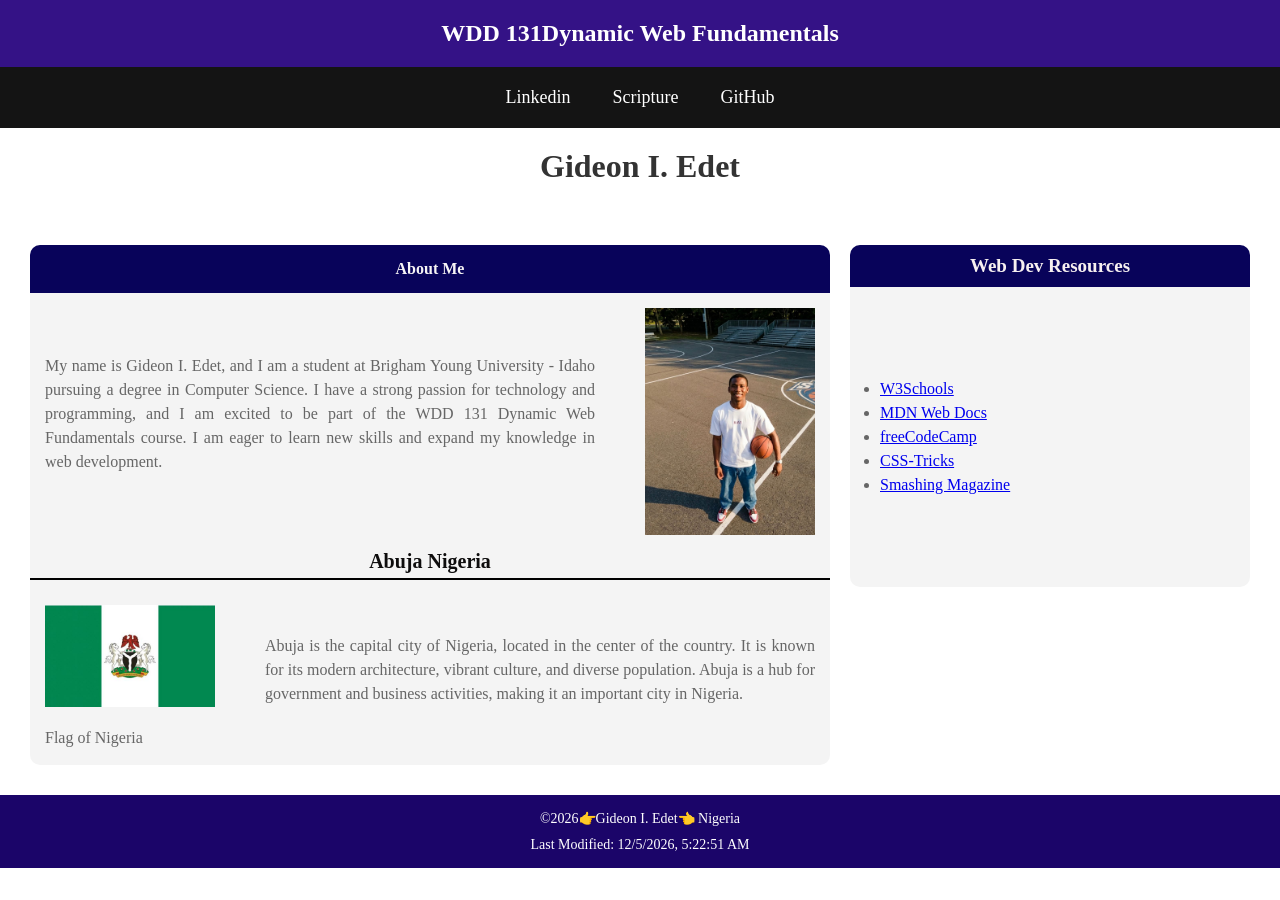
<file: week1/index.html>
<!DOCTYPE html>
<html lang="en">
<head>
    <meta charset="UTF-8">
    <meta name="viewport" content="width=device-width, initial-scale=1.0">
    <title>WDD 131 - Dynamic Web Fundamentals</title>
    <meta name="author" content="Gideon I. Edet">
    <meta name="description" content="This is my first webpage for WDD 131 Dynamic Web Fundamentals course. It includes information about me, my hometown, and some web development resources.">
    <link rel="stylesheet" href="../week1/styles/base.css">
    <script src="./scripts/getdates.js" defer></script>
    <!-- Google Fonts Preconnect -->
    <link rel="preconnect" href="https://fonts.googleapis.com">
    <link rel="preconnect" href="https://fonts.gstatic.com" crossorigin>

    <!-- Google Font -->
    <link href="https://fonts.googleapis.com/css2?family=Roboto:wght@400;700&display=swap" rel="stylesheet">

    
</head>

<body>
    <header>
        <h2>WDD 131<span id="course-title">Dynamic Web Fundamentals</span></h2>
</header>
      <nav>
        <a href="https://www.linkedin.com/in/gideon-edet-7b2b2b1b2/">Linkedin</a>
        <a href="https://www.churchofjesuschrist.org/study/scriptures/bofm/2-ne/25?lang=eng&id=p26#p26">Scripture</a>
        <a href="https://github.com/gideonedet20">GitHub</a>
     </nav>

    <h1>Gideon I. Edet</h1>
    <main>
        
        <section class="card">

            <h2>About Me</h2>
            
            <article>
                <p>My name is Gideon I. Edet, and I am a student at Brigham Young University - Idaho pursuing a degree in Computer Science. I have a strong passion for technology and programming, and I am excited to be part of the WDD 131 Dynamic Web Fundamentals course. I am eager to learn new skills and expand my knowledge in web development.</p>
                <img src="../week1/images/profile.jpeg" alt="Gideon I. Edet">
            </article>

            <h4> Abuja Nigeria</h4>

            <article>
                
                <div class="flag">
                    <img src="../week1/images/flag-500.jpg" alt="Flag of Nigeria">
                    <p>Flag of Nigeria</p>
                </div>
                <p>Abuja is the capital city of Nigeria, located in the center of the country. It is known for its modern architecture, vibrant culture, and diverse population. Abuja is a hub for government and business activities, making it an important city in Nigeria.</p>
                

            </article>

        </section>

        <section class="card">
            <h3>Web Dev Resources</h3>
            
                <ul>
                    <li><a href="https://www.w3schools.com/">W3Schools</a></li>
                    <li><a href="https://developer.mozilla.org/">MDN Web Docs</a></li>
                    <li><a href="https://www.freecodecamp.org/">freeCodeCamp</a></li>
                    <li><a href="https://css-tricks.com/">CSS-Tricks</a></li>
                    <li><a href="https://www.smashingmagazine.com/">Smashing Magazine</a></li>
                </ul>
            </div>
        
        </section>
        
    </main>
    
    
    <footer>
        <p>©<span id="current-year"></span>👉Gideon I. Edet👈 Nigeria</p>
        <p id="lastModified"></p>
    </footer>
    
</body>
</html>
</file>
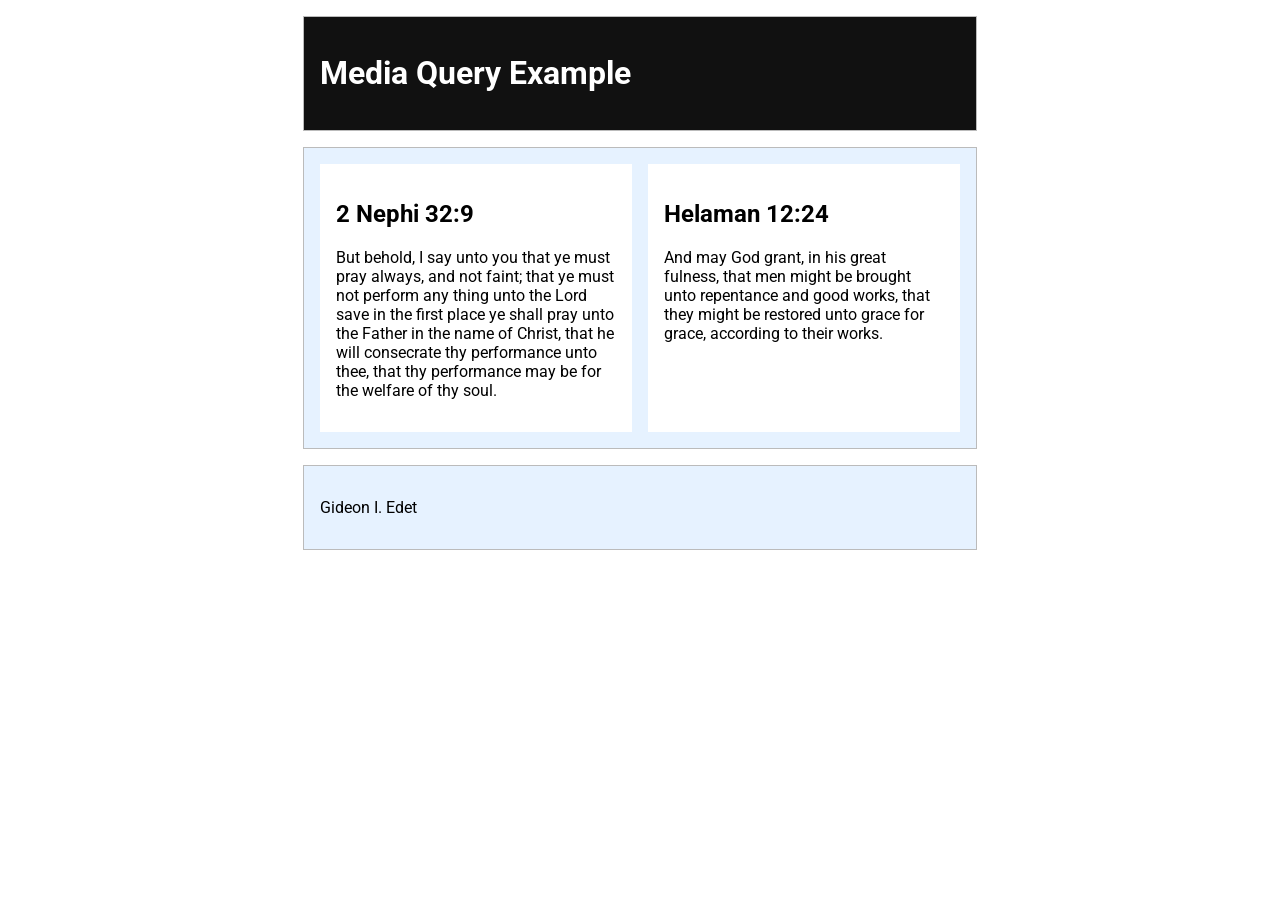
<file: week2/media-query.html>
<!DOCTYPE html>
<html lang="en">
<head>
    <meta charset="UTF-8">
    <meta name="viewport" content="width=device-width, initial-scale=1.0">
    <title>WDD 131 - Media Query Example</title>
    <meta name="author" content="Gideon I. Edet">
    <meta name="description" content="Media query learning activity example page">
    <link rel="stylesheet" href="../">
    <link rel="preconnect" href="https://fonts.googleapis.com">
  <link rel="preconnect" href="https://fonts.gstatic.com" crossorigin>
  <link href="https://fonts.googleapis.com/css2?family=Roboto&display=swap" rel="stylesheet">
  <link rel="stylesheet" href="styles/media-query.css">
  <link rel="stylesheet" href="styles/media-query-large.css">
</head>
<body>

<header>
  <h1>Media Query Example</h1>
</header>
<main>
  <section>
    <h2>2 Nephi 32:9</h2>
    <p>But behold, I say unto you that ye must pray always, and not faint; that ye must not perform any thing unto the Lord save in the first place ye shall pray unto the Father in the name of Christ, that he will consecrate thy performance unto thee, that thy performance may be for the welfare of thy soul.</p>
  </section>
  <section>
    <h2>Helaman 12:24</h2>
    <p>And may God grant, in his great fulness, that men might be brought unto repentance and good works, that they might be restored unto grace for grace, according to their works.</p>
  </section>
</main>
<footer>
  <p>Gideon I. Edet</p>
</footer>
    
</body>
</html>
</file>
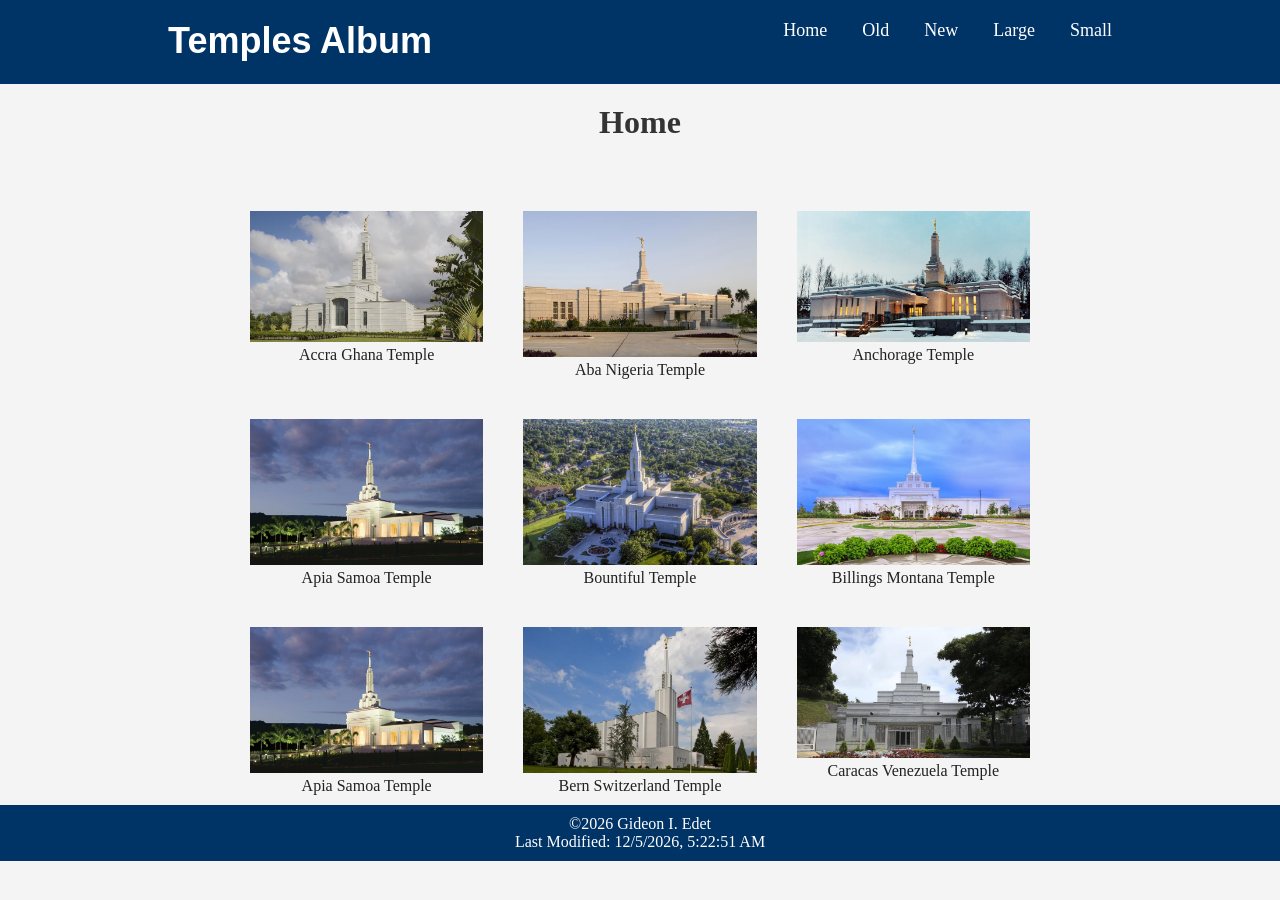
<file: week2/temples.html>
<!DOCTYPE html>
<html lang="en">
<head>
    <meta charset="UTF-8">
    <meta name="viewport" content="width=device-width, initial-scale=1.0">
    <title>Temples Album</title>
    <meta name="author" content="Gideon Edet">
    <meta name="description" content="This is a page that displays a collection of temples from around the world. It includes images and captions for each temple.">
    <link rel="stylesheet" href="styles/temples.css">
    <link rel="stylesheet" href="styles/temples-large.css">
    <script src="./scripts/temples.js" defer></script>
    <link rel="preconnect" href="https://fonts.googleapis.com">
<link rel="preconnect" href="https://fonts.gstatic.com" crossorigin>
<link href="https://fonts.googleapis.com/css2?family=Roboto:wght@400;700&display=swap" rel="stylesheet">
</head>
<body>
    <header>
        <h1>Temples Album</h1>
        <nav class="nav">
           <button id="menu-btn" class="menu-toggle" aria-label="Menu">
    <svg width="24" height="24" viewBox="0 0 24 24" fill="none"
         xmlns="http://www.w3.org/2000/svg">
        <path d="M3 6H21M3 12H21M3 18H21"
              stroke="black"
              stroke-width="2"
              stroke-linecap="round"/>
    </svg>
</button>

           <ul id="menu">
              <li><a href="#">Home</a></li>
              <li><a href="#">Old</a></li>
              <li><a href="#">New</a></li>
              <li><a href="#">Large</a></li>
              <li><a href="#">Small</a></li>
            </ul>
        </nav>
    </header>

    <main>
        
        <section class="container">
            <h2>Home</h2>

        <figure>
            <img 
            src="./images/accra-ghana-temple.webp"
            srcset="
                ./images/accra-ghana-temple.webp 400w,
                ./images/accra-ghana-temple.webp 800w"
            sizes="(max-width: 768px) 100vw, 50vw"
            alt="Accra Ghana Temple"
            loading="lazy">
            <figcaption>Accra Ghana Temple</figcaption>
        </figure>
        <figure>
            <img 
    src="./images/aba-nigeria-temple.webp"
    srcset="
        ./images/aba-nigeria-temple.webp 400w,
        ./images/aba-nigeria-temple.webp 800w"
    sizes="(max-width: 768px) 100vw, 50vw"
    alt="Aba Nigeria Temple"
    loading="lazy">
            <figcaption>Aba Nigeria Temple</figcaption>
        </figure>
        <figure>
            <img 
            src="./images/anchorage-temple.webp"
            srcset="
                ./images/anchorage-temple.webp 400w,
                ./images/anchorage-temple.webp 800w"
            sizes="(max-width: 768px) 100vw, 50vw"
            alt="Anchorage Temple"
            loading="lazy">
            <figcaption>Anchorage Temple</figcaption>
        </figure>
            <figure>
                <img 
                src="./images/apia-samoa-temple.webp"
                srcset="
                    ./images/apia-samoa-temple.webp 400w,
                    ./images/apia-samoa-temple.webp 800w"
                sizes="(max-width: 768px) 100vw, 50vw"
                alt="Apia Samoa Temple"
                loading="lazy">
                <figcaption>Apia Samoa Temple</figcaption>
            </figure>
                <figure>
                    <img 
                    src="./images/bountiful-temple.webp"
                    srcset="
                        ./images/bountiful-temple.webp 400w,
                        ./images/bountiful-temple.webp 800w"
                    sizes="(max-width: 768px) 100vw, 50vw"
                    alt="Bountiful Temple"
                    loading="lazy">
                    <figcaption>Bountiful Temple</figcaption>
                </figure>
                <figure>
                    <img 
                    src="./images/billings-montana-temple.webp"
                    srcset="
                        ./images/billings-montana-temple.webp 400w,
                        ./images/billings-montana-temple.webp 800w"
                    sizes="(max-width: 768px) 100vw, 50vw"
                    alt="Billings Montana Temple"
                    loading="lazy">
                    <figcaption>Billings Montana Temple</figcaption>
                </figure>
                <figure>
                    <img 
                    src="./images/apia-samoa-temple.webp"
                    srcset="
                        ./images/apia-samoa-temple.webp 400w,
                        ./images/apia-samoa-temple.webp 800w"
                    sizes="(max-width: 768px) 100vw, 50vw"
                    alt="Apia Samoa Temple"
                    loading="lazy">
                    <figcaption>Apia Samoa Temple</figcaption>
                </figure>
                <figure>
                    <img 
                    src="./images/bern-switzerland-temple.webp"
                    srcset="
                        ./images/bern-switzerland-temple.webp 400w,
                        ./images/bern-switzerland-temple.webp 800w"
                    sizes="(max-width: 768px) 100vw, 50vw"
                    alt="Bern Switzerland Temple"
                    loading="lazy">
                    <figcaption>Bern Switzerland Temple</figcaption>
                </figure>
                <figure>
                    <img 
                    src="./images/caracas_venezuela_temple.webp"
                    srcset="
                        ./images/caracas_venezuela_temple.webp 400w,
                        ./images/caracas_venezuela_temple.webp 800w"
                    sizes="(max-width: 768px) 100vw, 50vw"
                    alt="Caracas Venezuela Temple"
                    loading="lazy">
                    <figcaption>Caracas Venezuela Temple</figcaption>
                </figure>
        </section>
                
    </main>
    <footer>
        <p>©<span id="current-year">2026</span> Gideon I. Edet</p>
        <p id="lastModified"></p>
    </footer>
    
</body>
</html>
</file>
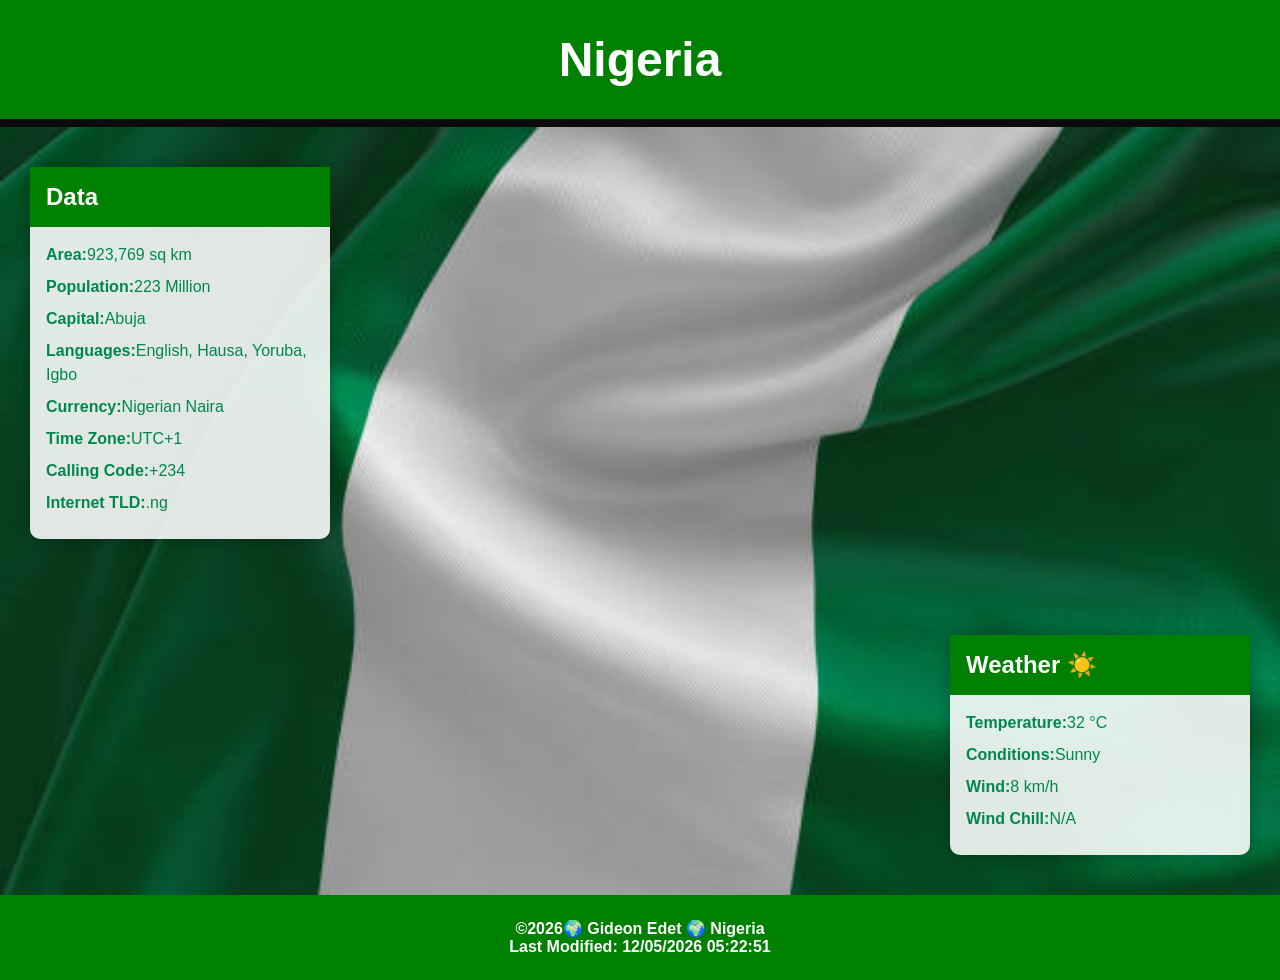
<file: week3/place.html>
<!DOCTYPE html>
<html lang="en">
<head>
    <meta charset="UTF-8">
    <meta name="viewport" content="width=device-width, initial-scale=1.0">
    <title>Nigeria Place Page</title>
    <link rel="stylesheet" href="./styles/place.css">
    <link rel="stylesheet" href="./styles/place-large.css">
    <script src="./scripts/place.js" defer></script>
    <meta name="description" content="Discover Nigeria: Explore its rich culture, vibrant cities, and stunning landscapes. From the bustling streets of Lagos to the serene beauty of the Niger Delta, experience the heart of Africa in one unforgettable place to create memorable experiences with friends and enjoy unforgettable moments.">
    <meta name="author" content="Gideon I. Edet">

</head>

<body>

<header>
    <h1>Nigeria</h1>
</header>

<main class="hero">
        <picture>
    <source  srcset="./images/nigeria-large.webp"  media="(min-width: 768px)">

    <source srcset="./images/nigeria-large.webp"  media="(max-width: 767px)">

    <img src="./images/nigeria-large.webp"  alt="Beautiful View of Nigeria">
</picture>
    

    <section class="card data-card">

        <h2>Data</h2>
        <p><strong>Area:</strong>923,769 sq km</p>
        <p><strong>Population:</strong>223 Million</p>
        <p><strong>Capital:</strong>Abuja</p>
        <p><strong>Languages:</strong>English, Hausa, Yoruba, Igbo</p>
        <p><strong>Currency:</strong>Nigerian Naira</p>
        <p><strong>Time Zone:</strong>UTC+1</p>
        <p><strong>Calling Code:</strong>+234</p>
        <p><strong>Internet TLD:</strong>.ng</p>

    </section>

    <section class="card weather-card weather">

        <h2>Weather</h2>
        <svg xmlns="http://www.w3.org/2000/svg" viewBox="0 0 576 512"><!--!Font Awesome Free v7.2.0 by @fontawesome - https://fontawesome.com License - https://fontawesome.com/license/free Copyright 2026 Fonticons, Inc.--><path d="M0 336c0 79.5 64.5 144 144 144l304 0c70.7 0 128-57.3 128-128 0-51.6-30.5-96.1-74.5-116.3 6.7-13.1 10.5-28 10.5-43.7 0-53-43-96-96-96-17.7 0-34.2 4.8-48.4 13.1-24.1-45.8-72.2-77.1-127.6-77.1-79.5 0-144 64.5-144 144 0 8 .7 15.9 1.9 23.5-56.9 19.2-97.9 73.1-97.9 136.5z"/></svg>
        <p><strong>Temperature:</strong><span id="temp">32</span> °C</p>
        <p><strong>Conditions:</strong>Sunny</p>
        <p><strong>Wind:</strong><span id="speed">8</span> km/h</p>
        <p><strong>Wind Chill:</strong><span id="windchill"></span></p>

    </section>

</main>

<footer>
    <p>&copy;<span id="current-year"></span>🌍 Gideon Edet 🌍 Nigeria</p>
    <p id="lastModified"></p>
</footer>

</body>
</html>
</file>
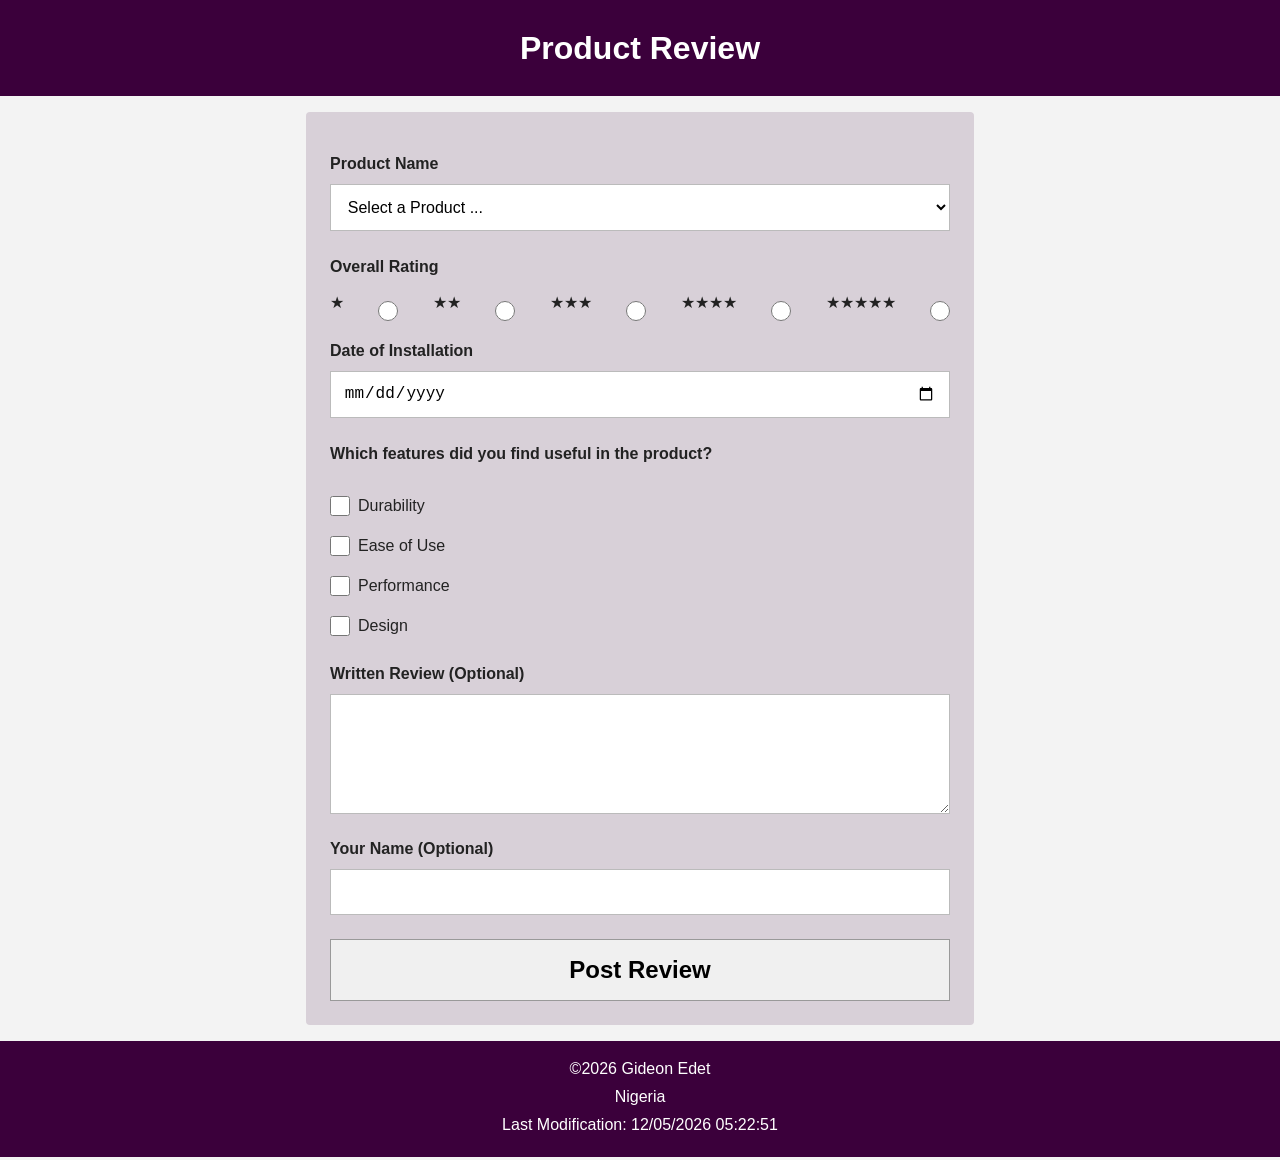
<file: week5/form.html>
<!DOCTYPE html>
<html lang="en">
<head>
    <meta charset="UTF-8">
    <meta name="viewport" content="width=device-width, initial-scale=1.0">
    <title>Product Review</title>
    <link rel="stylesheet" href="style/form.css">
    <link rel="stylesheet" href="style/large-form.css">
    <meta name="description" content="A product review form that allows users to submit their feedback on a product, including ratings, features, and written reviews.">
    <meta name="author" content="Gideon Edet">
</head>
<body>

<header>
    <h1>Product Review</h1>
</header>

<main>
    <form method="get" action="review.html">

        <label for="product">Product Name</label>
        <select id="product" name="product" required>
            <option value="" disabled selected>Select a Product ...</option>
            <option value="product1">Product 1</option>
            <option value="product2">Product 2</option>
            <option value="product3">Product 3</option>
        </select>

        <fieldset>
            <legend>Overall Rating</legend>

            <label for="rating1">★</label>
            <input type="radio" id="rating1" name="rating" value="1" required>

            <label for="rating2">★★</label>
            <input type="radio" id="rating2" name="rating" value="2" required>

            <label for="rating3">★★★</label>
            <input type="radio" id="rating3" name="rating" value="3" required>

            <label for="rating4">★★★★</label>
            <input type="radio" id="rating4" name="rating" value="4" required>

            <label for="rating5">★★★★★</label>
            <input type="radio" id="rating5" name="rating" value="5" required>
        </fieldset>

        <label for="installDate">Date of Installation</label>
        <input type="date" id="installDate" name="installDate" required>

        <fieldset>
            <legend>
                Which features did you find useful in the product?
            </legend>

            <label for="durability">
                <input type="checkbox" id="durability" name="features" value="Durability">
                Durability
            </label>

            <label for="ease">
                <input type="checkbox" id="ease" name="features" value="Ease of Use">
                Ease of Use
            </label>

            <label for="performance">
                <input type="checkbox" id="performance" name="features" value="Performance">
                Performance
            </label>

            <label for="design">
                <input type="checkbox" id="design" name="features" value="Design">
                Design
            </label>
        </fieldset>

        <label for="review">
            Written Review (Optional)
        </label>

        <textarea id="review" name="review" rows="5"></textarea>

        <label for="userName">
            Your Name (Optional)
        </label>

        <input type="text" id="userName" name="userName">

        <button type="submit">Post Review</button>

    </form>
</main>

    <footer>
        <p>©2026 Gideon Edet</p>
        <p>Nigeria</p>
        <p id="lastModified"></p>
    </footer>

<script src="script/form.js" defer></script>
</body>
</html>
</file>
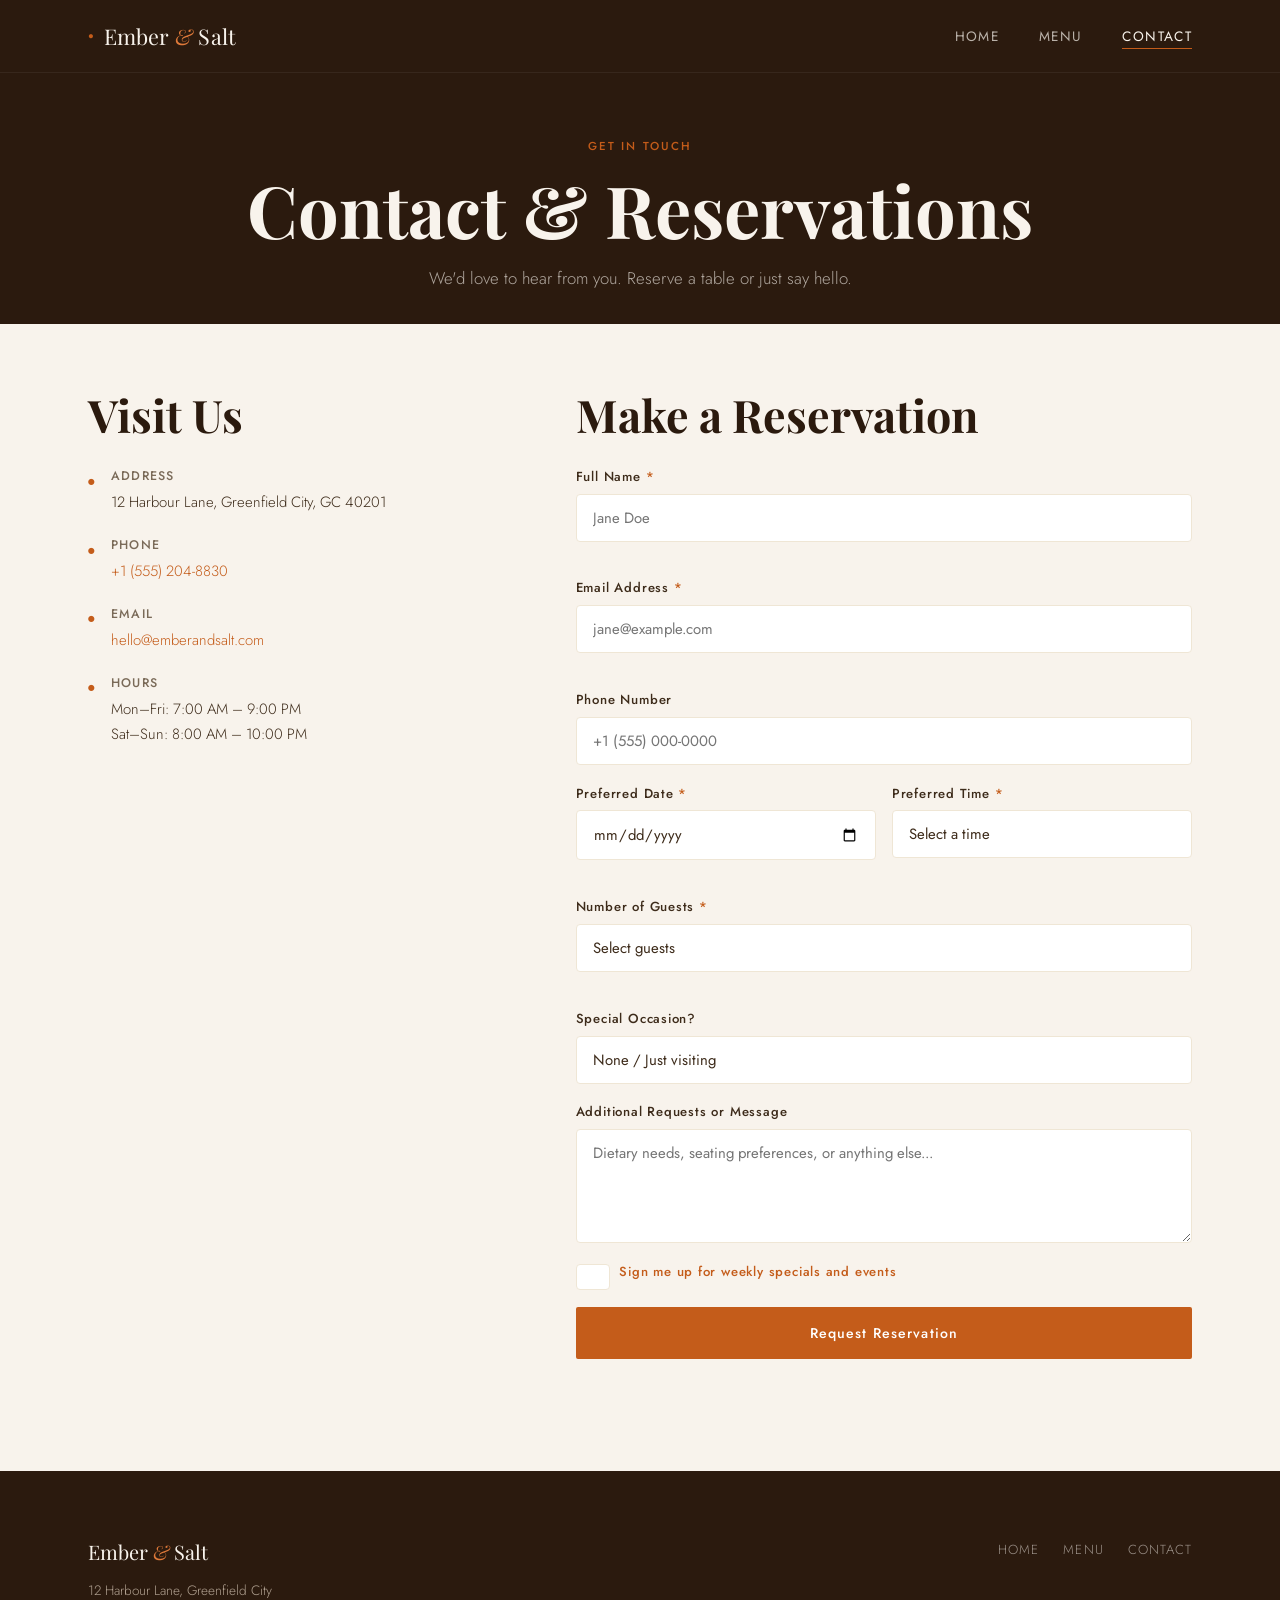
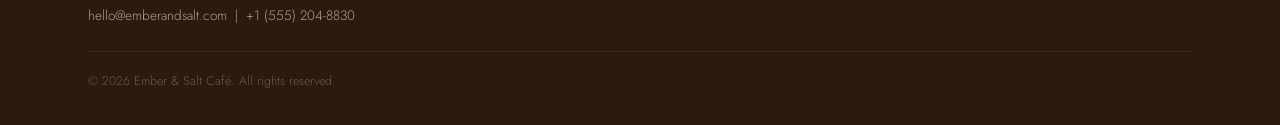
<file: week4/project/contact.html>
<!DOCTYPE html>
<html lang="en">
<head>
  <meta charset="UTF-8">
  <meta name="viewport" content="width=device-width, initial-scale=1.0">
  <meta name="description" content="Contact Ember & Salt Café in Greenfield City. Make a reservation, ask a question, or send us feedback." />
  <meta name="author" content="Gideon Edet">
  <title>Contact &amp; Reservations | Ember &amp; Salt Café</title>
  <link rel="stylesheet" href="styles/main.css">
  <link rel="stylesheet" href="styles/large-main.css">
  <link rel="preconnect" href="https://fonts.googleapis.com">
  <link rel="preconnect" href="https://fonts.gstatic.com" crossorigin>
  <link href="https://fonts.googleapis.com/css2?family=Playfair+Display:ital,wght@0,400;0,700;1,400&family=Jost:wght@300;400;500&display=swap" rel="stylesheet">
</head>
<body>

  <header class="site-header">
    <div class="header-inner">
      <a href="index.html" class="logo" aria-label="Ember and Salt Café Home">
        <span class="logo-mark">&#9679;</span>
        <span class="logo-text">Ember <em>&amp;</em> Salt</span>
      </a>
      <button class="nav-toggle" aria-label="Toggle navigation" aria-expanded="false" aria-controls="main-nav">
        <span></span><span></span><span></span>
      </button>
      <nav id="main-nav" class="main-nav" aria-label="Main navigation">
        <ul>
          <li><a href="index.html">Home</a></li>
          <li><a href="menu.html">Menu</a></li>
          <li><a href="contact.html" class="active">Contact</a></li>
        </ul>
      </nav>
    </div>
  </header>

  <main>

    <section class="page-hero">
      <div class="container">
        <span class="section-label">Get in Touch</span>
        <h1>Contact &amp; Reservations</h1>
        <p>We'd love to hear from you. Reserve a table or just say hello.</p>
      </div>
    </section>

    <section class="contact-section">
      <div class="container contact-grid">

        <!-- CONTACT INFO -->
        <div class="contact-info">
          <h2>Visit Us</h2>
          <ul class="info-list">
            <li>
              <span class="info-icon" aria-hidden="true">&#9679;</span>
              <div>
                <strong>Address</strong>
                <p>12 Harbour Lane, Greenfield City, GC 40201</p>
              </div>
            </li>
            <li>
              <span class="info-icon" aria-hidden="true">&#9679;</span>
              <div>
                <strong>Phone</strong>
                <p><a href="tel:+15552048830">+1 (555) 204-8830</a></p>
              </div>
            </li>
            <li>
              <span class="info-icon" aria-hidden="true">&#9679;</span>
              <div>
                <strong>Email</strong>
                <p><a href="mailto:hello@emberandsalt.com">hello@emberandsalt.com</a></p>
              </div>
            </li>
            <li>
              <span class="info-icon" aria-hidden="true">&#9679;</span>
              <div>
                <strong>Hours</strong>
                <p>Mon–Fri: 7:00 AM – 9:00 PM</p>
                <p>Sat–Sun: 8:00 AM – 10:00 PM</p>
              </div>
            </li>
          </ul>

          <div class="past-reservations" id="past-reservations" hidden>
            <h3>Your Last Reservation</h3>
            <div id="last-reservation-display"></div>
            <button id="clear-reservation" class="clear-link">Clear saved data</button>
          </div>
        </div>

        <!-- RESERVATION FORM -->
        <div class="form-wrap">
          <h2>Make a Reservation</h2>
          <div id="form-success" class="form-success" hidden role="alert" aria-live="assertive">
            <p>&#10003; Thank you, <span id="success-name"></span>! Your reservation request has been received. We'll confirm via email shortly.</p>
          </div>

          <form id="reservation-form" class="reservation-form" novalidate>

            <div class="form-group">
              <label for="full-name">Full Name <span aria-hidden="true">*</span></label>
              <input
                type="text"
                id="full-name"
                name="full-name"
                placeholder="Jane Doe"
                required
                autocomplete="name"
                aria-required="true"
              />
              <span class="field-error" id="name-error" role="alert"></span>
            </div>

            <div class="form-group">
              <label for="email">Email Address <span aria-hidden="true">*</span></label>
              <input
                type="email"
                id="email"
                name="email"
                placeholder="jane@example.com"
                required
                autocomplete="email"
                aria-required="true"
              />
              <span class="field-error" id="email-error" role="alert"></span>
            </div>

            <div class="form-group">
              <label for="phone">Phone Number</label>
              <input
                type="tel"
                id="phone"
                name="phone"
                placeholder="+1 (555) 000-0000"
                autocomplete="tel"
              />
            </div>

            <div class="form-row">
              <div class="form-group">
                <label for="res-date">Preferred Date <span aria-hidden="true">*</span></label>
                <input
                  type="date"
                  id="res-date"
                  name="res-date"
                  required
                  aria-required="true"
                />
                <span class="field-error" id="date-error" role="alert"></span>
              </div>
              <div class="form-group">
                <label for="res-time">Preferred Time <span aria-hidden="true">*</span></label>
                <select id="res-time" name="res-time" required aria-required="true">
                  <option value="">Select a time</option>
                  <option value="07:00">7:00 AM</option>
                  <option value="08:00">8:00 AM</option>
                  <option value="09:00">9:00 AM</option>
                  <option value="10:00">10:00 AM</option>
                  <option value="11:00">11:00 AM</option>
                  <option value="12:00">12:00 PM</option>
                  <option value="13:00">1:00 PM</option>
                  <option value="14:00">2:00 PM</option>
                  <option value="15:00">3:00 PM</option>
                  <option value="16:00">4:00 PM</option>
                  <option value="17:00">5:00 PM</option>
                  <option value="18:00">6:00 PM</option>
                  <option value="19:00">7:00 PM</option>
                  <option value="20:00">8:00 PM</option>
                </select>
                <span class="field-error" id="time-error" role="alert"></span>
              </div>
            </div>

            <div class="form-group">
              <label for="guests">Number of Guests <span aria-hidden="true">*</span></label>
              <select id="guests" name="guests" required aria-required="true">
                <option value="">Select guests</option>
                <option value="1">1 Guest</option>
                <option value="2">2 Guests</option>
                <option value="3">3 Guests</option>
                <option value="4">4 Guests</option>
                <option value="5">5 Guests</option>
                <option value="6">6 Guests</option>
                <option value="7+">7+ Guests (large group)</option>
              </select>
              <span class="field-error" id="guests-error" role="alert"></span>
            </div>

            <div class="form-group">
              <label for="occasion">Special Occasion?</label>
              <select id="occasion" name="occasion">
                <option value="">None / Just visiting</option>
                <option value="birthday">Birthday</option>
                <option value="anniversary">Anniversary</option>
                <option value="date">Romantic Date</option>
                <option value="business">Business Meeting</option>
                <option value="other">Other</option>
              </select>
            </div>

            <div class="form-group">
              <label for="message">Additional Requests or Message</label>
              <textarea id="message" name="message" rows="4" placeholder="Dietary needs, seating preferences, or anything else..."></textarea>
            </div>

            <div class="form-group checkbox-group">
              <label class="checkbox-label">
                <input type="checkbox" id="newsletter" name="newsletter" />
                <span>Sign me up for weekly specials and events</span>
              </label>
            </div>

            <button type="submit" class="btn btn-primary btn-full">Request Reservation</button>
          </form>
        </div>

      </div>
    </section>

  </main>

  <footer class="site-footer">
    <div class="container footer-inner">
      <div class="footer-brand">
        <span class="logo-text">Ember <em>&amp;</em> Salt</span>
        <p>12 Harbour Lane, Greenfield City</p>
        <p>hello@emberandsalt.com &nbsp;|&nbsp; +1 (555) 204-8830</p>
      </div>
      <nav class="footer-nav" aria-label="Footer navigation">
        <ul>
          <li><a href="index.html">Home</a></li>
          <li><a href="menu.html">Menu</a></li>
          <li><a href="contact.html">Contact</a></li>
        </ul>
      </nav>
      <p class="footer-copy">&copy; <span id="year"></span> Ember &amp; Salt Café. All rights reserved.</p>
    </div>
  </footer>

  <script src="scripts/main.js" defer></script>
</body>
</html>
</file>
<file: week1/styles/base.css>
* {
    margin: 0;
    padding: 0;
    box-sizing: border-box;
}

header {
    background-color: #2b0780f3;
    color: #fff;
    margin: 0;
    padding: 20px;
    text-align: center;
    position: relative;
    display: grid;
    justify-content: center;
    border: 0 solid #000;
    flex-direction: column;
    gap: 10px;
}

header h1 {
    font-size: 36px;
    margin: 0;
    font-family: 'Arial', sans-serif;
}

nav {
    background-color: #141414;
    color: #fff;
    padding: 20px;
    text-align: center;
    padding: 20px;
    
    
}

nav a {
    color: #fff;
    text-decoration: none;
    margin:  19px;
    font-size: 18px;
    justify-content: space-around;
}

h1 {
    font-size: 32px;
    margin-bottom: 20px;
    text-align: center;
    color: #333;
    padding: 20px;
}

main {
    display: flex;
    gap: 20px;
    align-items: flex-start;
    padding: 20px;
    margin: 10px;
}
.card article {
    display: flex;
    align-items: center;
    gap: 20px;
    right: 20px;
}
.card article img {
    width: 200px;
    height: auto;
    border-radius: 8px;
}

.flag p {
    text-align: center;
}

.card {
    background-color: #f4f4f4;
    border-radius: 10px;
    align-items: flex-start;
    gap: 20px;
}

.card h2{
    font-size: 16px;
    color: #f7f5f5;
    text-align: center;
    margin: 0;
    border-radius: 10px 10px 0 0;
    background-color: #08035a;
    padding: 15px;

    
}
.card h4 {
    font-size: 20px;
    margin-bottom: 10px;
    color: #0e0d0d;
    text-align: center;
    border-bottom: 2px solid black;
    padding-bottom: 5px;
}

.card h3 {
    font-size: 19px;
    color: #f7f0f0;
    text-align: center;
    border-radius: 10px 10px 0 0;
    background-color: #08035a;
    padding: 10px;
}
.card p {
    font-size: 16px;
    line-height: 1.5;
    color: #666;
    text-align: justify;
    margin-bottom: 15px;
    padding: 0 15px;
}
.card img {
    width: 250px;
    height: auto;
    flex: 1;
    padding: 15px;
    border-radius: 8px;

}
.card ul {
    margin: 90px 0;
    list-style-type: disc;
    padding-left: 30px;
    color: #666;
    font-size: 16px;
    line-height: 1.5;
}
/* About Me section */
.card:first-of-type {
    flex: 2;
}


/* Web Dev Resources section */
.card:last-of-type {
    flex: 1;
}

footer {
    background-color: #1b0569;
    color: #fff;
    text-align: center;
    padding: 10px;
    bottom: 0;
    width: 100%;
    display: grid ;
}
footer p {
    font-size: 14px;
    margin: 5px 0;
}
footer p:hover {
    color: #f7f0f0;
    transition: color 0.3s ease;
}
</file>
<file: week2/styles/media-query.css>
body {
  font-family: 'Roboto', sans-serif;
}

header, main, footer {
  max-width: 640px;
  margin: 1rem auto;
  border: 1px solid #bbb;
  padding: 1rem;
  background-color: #e6f2ff;
}

main {
  display: grid;
  grid-template-columns: 1fr;
  grid-gap: 1rem;
}

section {
  padding: 1rem;
  background-color: #fff;
}
</file>
<file: week2/styles/media-query-large.css>
@media screen and (min-width: 500px){
    header{
    background-color: #111111;
    color: #fff;
    }
    main {
        grid-template-columns: 1fr 1fr;
    }
}
</file>
<file: week2/styles/temples.css>
:root {
    --primary-color: #003366;
    --secondary-color: #f4f4f4;
    --accent-color: #d4af37;
    --text-color: #222;
}
body {
    background-color: var(--secondary-color);
    color: var(--text-color);
}

*{
    margin: 0;
    box-sizing: border-box;
}
header {
    background-color: var(--primary-color);
    color: #fff;
    padding: 20px;
    text-align: center;
    display: flex;
    justify-content: space-around;
    border: 0 solid #000;
}
header h1 {
    font-size: 36px;
    margin: 0;
    font-family: 'Arial', sans-serif;
}
.nav {
  display: flex;
  justify-content: flex-end; /* Pushes links to the right */
  align-items: center;
}

#menu {
  display: flex;
  list-style: none;
  gap: 20px;
  z-index: 100;
}

/* Hide the hamburger button on big screens */
.menu-toggle {
  display: none;
  background: none;
  border: none;
  color: white;
  font-size: 24px;
  cursor: pointer;
}
nav a {
    color: #fff;
    text-decoration: none;
    margin:  15px;
    font-size: 18px;
    justify-content: space-around;
}
ul {
    list-style: none;
    display: flex;
    justify-content: space-around;
}
nav a:hover {
    color: #dfcdcd;
}

nav a::after {
    content: "";
    display: block;
    width: 0;
    height: 2px;
    background: #d4af37;
    transition: width 0.3s;
}

nav a:hover::after {
    width: 100%;
}

main { 
  max-width: 800px;
  margin: 0 auto;
  flex-wrap: wrap;

}

main h2 {
    font-size: 32px;
    margin-bottom: 20px;
    text-align: center;
    color: #333;
    padding: 20px;
}
figure {
    margin: 10px;
    text-align: center;
     
}
figure img {
    max-width: 100%;
    height: auto;
    border-radius: 0;
}
.container{
    display: grid;
    grid-template-columns : repeat(auto-fit, minmax(200px, 1fr));
    gap: 20px;
    justify-content: space-around;
}
.container h2 {
    grid-column: 1 / -1;
    text-align: center;
    margin-bottom: 20px;
    font-size: 2rem;
}
footer {
    background-color: var(--primary-color);
    color: #fff;
    text-align: center;
    padding: 10px;
    bottom: 0;
    width: 100%;
    display: grid 
}
footer p {
    margin: 0;
    font-size: 16px;
}
footer p:hover {
    color: #f7f0f0;
    transition: color 0.3s ease;}
</file>
<file: week2/styles/temples-large.css>
@media (max-width: 768px) {
  
  .menu-toggle {
    display: block;
    padding: 10px;
  }

  #menu {
    display: none; 
    flex-direction: column;
    position: absolute;
    top: 60px; 
    right: 20px;
    background-color: #2e1a47; 
    padding: 20px;
    border-radius: 5px;
    width: 200px;
    z-index: 100;
  }

  #menu.show {
    display: flex;
  }
}
</file>
<file: week3/styles/place.css>
:root {
    --primary-color: green;
    --secondary-color: white;
    --accent-color: #008751;
    --text-color: #222;
}

*{
    margin:0;
    padding:0;
    box-sizing:border-box;
}

body{
    font-family:Arial, sans-serif;
    background:#f4f4f4;
    color:var(--accent-color);
}

header{
    background:var(--primary-color);
    color:var(--secondary-color);
    text-align:center;
    padding:2rem;
    border-bottom:8px solid #0b0b0b;
}

header h1{
    font-size:3rem;
}

.hero{
    position:relative;
}

.hero img{
    width:100%;
    display:block;
}

.card{
    background:rgba(255,255,255,0.88);
    padding:1rem;
    width:300px;
    border-radius:10px;
    box-shadow:0 0 15px rgba(0,0,0,0.3);

}

.card h2{
    background:var(--primary-color);
    color:var(--secondary-color);
    padding:1rem;
    margin: -1rem -1rem 1rem -1rem;
}

.data-card{
    position:absolute;
    top:40px;
    left:30px;
}

.weather-card{
    position:absolute;
    bottom:40px;
    right:30px;
}

.weather-icon{
    width:60px;
    margin-bottom:1rem;
}

.weather h2::after {
    content: " ⛅";
}

.weather svg {
    display: none;
}

svg{
    width:60px;
    margin-bottom:1rem;
}

.card p{
    margin:0.5rem 0;
    line-height:1.5;
}

footer{
    background:var(--primary-color);
    color:var(--secondary-color);
    text-align:center;
    padding:1.5rem;
    font-weight:bold;
}
</file>
<file: week3/styles/place-large.css>
@media (min-width:768px){
    .weather h2::after{
        content:" ☀️";
    }
    .weather-icon{
        display:none;
    }
}

@media (max-width:767px){

    .hero{
        padding:1rem;
    }
    .card{
        position:static;
        width:100%;
        margin-bottom:1rem;
    }

    header h1{
        font-size:2rem;
    }

}
</file>
<file: week5/style/form.css>
/* form.css */

* {
    margin: 0;
    padding: 0;
    box-sizing: border-box;
}

body {
    font-family: Arial, Helvetica, sans-serif;
    background-color: #f3f3f3;
    color: #222;
    line-height: 1.5;
}

/* HEADER */

header {
    background-color: #3b003b;
    color: white;
    text-align: center;
    padding: 1.5rem;
}

h1 {
    font-size: 2rem;
}

/* MAIN CONTENT */

main {
    max-width: 700px;
    margin: 1rem auto;
    padding: 0 1rem;
}

form {
    background-color: #d8d0d8;
    padding: 1.5rem;
    border-radius: 4px;
}

/* LABELS */

label {
    display: block;
    font-weight: bold;
    margin-top: 1rem;
    margin-bottom: .5rem;
}

/* INPUTS */

input[type="text"],
input[type="date"],
select,
textarea {
    width: 100%;
    padding: .8rem;
    border: 1px solid #bbb;
    font-size: 1rem;
    background-color: white;
}

textarea {
    min-height: 120px;
    resize: vertical;
}

/* FIELDSETS */

fieldset {
    border: none;
    margin-top: 1.5rem;
}

legend {
    font-weight: bold;
    margin-bottom: .75rem;
}

/* RATING SECTION */

fieldset:first-of-type {
    display: flex;
    justify-content: space-between;
    align-items: center;
    flex-wrap: wrap;
}

fieldset:first-of-type label {
    display: flex;
    flex-direction: column;
    align-items: center;
    font-weight: normal;
    margin-top: 0;
}

fieldset:first-of-type input[type="radio"] {
    margin-top: .5rem;
    width: 20px;
    height: 20px;
}

/* CHECKBOX SECTION */

fieldset:last-of-type label {
    display: flex;
    align-items: center;
    gap: .5rem;
    font-weight: normal;
    margin-bottom: .5rem;
}

input[type="checkbox"] {
    width: 20px;
    height: 20px;
}

/* BUTTON */

button[type="submit"] {
    width: 100%;
    margin-top: 1.5rem;
    padding: 1rem;
    font-size: 1.5rem;
    font-weight: bold;
    background-color: #f0f0f0;
    border: 1px solid #999;
    cursor: pointer;
}

button[type="submit"]:hover {
    background-color: #e5e5e5;
}

/* FOOTER */

footer {
    background-color: #3b003b;
    color: white;
    text-align: center;
    padding: 1rem;
    margin-top: 1rem;
}

footer p {
    margin-bottom: .25rem;
}

/* OPTIONAL TEXT */

.optional {
    color: #2d45c4;
    font-size: .9rem;
    font-weight: normal;
}

/* MEDIA QUERY */

@media screen and (max-width: 600px) {

    h1 {
        font-size: 1.6rem;
    }

    form {
        padding: 1rem;
    }

    fieldset:first-of-type {
        flex-direction: column;
        align-items: flex-start;
        gap: .75rem;
    }

    button[type="submit"] {
        font-size: 1.2rem;
    }
}
</file>
<file: week5/style/large-form.css>
@media screen and (max-width: 600px) {

    form {
        padding: 1rem;
    }

    button {
        width: 100%;
    }

    fieldset {
        display: flex;
        flex-direction: column;
        gap: .5rem;
    }
}
</file>
<file: week4/project/styles/main.css>
/* ===================================================
   Ember & Salt Café — main.css
   Warm editorial aesthetic | Playfair Display + Jost
   =================================================== */

/* ── RESET & TOKENS ── */
*, *::before, *::after { box-sizing: border-box; margin: 0; padding: 0; }

:root {
  --cream:     #f8f3ec;
  --parchment: #efe6d5;
  --espresso:  #2b1a0e;
  --coffee:    #6b3f1e;
  --ember:     #c45c1a;
  --ember-lt:  #e07a3a;
  --sage:      #7a8c72;
  --white:     #ffffff;
  --grey-lt:   #f0ebe3;
  --grey-mid:  #b0a090;
  --text-body: #3d2b1a;
  --text-mute: #7a6a58;

  --ff-display: 'Playfair Display', Georgia, serif;
  --ff-body:    'Jost', system-ui, sans-serif;

  --space-xs:  0.5rem;
  --space-sm:  1rem;
  --space-md:  2rem;
  --space-lg:  4rem;
  --space-xl:  7rem;

  --radius-sm: 4px;
  --radius-md: 12px;
  --radius-lg: 24px;

  --shadow-sm: 0 2px 8px rgba(43,26,14,.08);
  --shadow-md: 0 8px 32px rgba(43,26,14,.12);
  --shadow-lg: 0 20px 60px rgba(43,26,14,.16);

  --transition: 0.25s ease;
  --max-w: 1200px;
}

html { scroll-behavior: smooth; }

body {
  font-family: var(--ff-body);
  font-weight: 300;
  font-size: 1rem;
  line-height: 1.7;
  color: var(--text-body);
  background: var(--cream);
}

img { display: block; max-width: 100%; height: auto; }
a { color: inherit; text-decoration: none; }
ul { list-style: none; }

/* ── UTILITIES ── */
.container {
  width: min(100%, var(--max-w));
  margin-inline: auto;
  padding-inline: clamp(1.25rem, 5vw, 3rem);
}

.sr-only {
  position: absolute; width: 1px; height: 1px;
  padding: 0; margin: -1px; overflow: hidden;
  clip: rect(0,0,0,0); white-space: nowrap; border: 0;
}

.section-label {
  display: block;
  font-family: var(--ff-body);
  font-weight: 500;
  font-size: 0.72rem;
  letter-spacing: 0.18em;
  text-transform: uppercase;
  color: var(--ember);
  margin-bottom: 0.6rem;
}

h1, h2, h3 {
  font-family: var(--ff-display);
  font-weight: 700;
  line-height: 1.2;
  color: var(--espresso);
}

h1 { font-size: clamp(2.6rem, 6vw, 4.5rem); }
h2 { font-size: clamp(1.9rem, 3.5vw, 2.8rem); }
h3 { font-size: 1.25rem; }

em { font-style: italic; color: var(--ember); }

/* ── BUTTONS ── */
.btn {
  display: inline-block;
  font-family: var(--ff-body);
  font-weight: 500;
  font-size: 0.88rem;
  letter-spacing: 0.08em;
  padding: 0.85rem 2rem;
  border-radius: 2px;
  cursor: pointer;
  border: 2px solid transparent;
  transition: all var(--transition);
}

.btn-primary {
  background: var(--ember);
  color: var(--white);
  border-color: var(--ember);
}
.btn-primary:hover, .btn-primary:focus-visible {
  background: var(--coffee);
  border-color: var(--coffee);
  outline: none;
}

.btn-ghost {
  background: transparent;
  color: var(--white);
  border-color: rgba(255,255,255,.6);
}
.btn-ghost:hover, .btn-ghost:focus-visible {
  background: rgba(255,255,255,.12);
  border-color: var(--white);
  outline: none;
}

.btn-full { width: 100%; text-align: center; }

.text-link {
  font-weight: 500;
  color: var(--ember);
  font-size: 0.9rem;
  letter-spacing: 0.04em;
  display: inline-flex;
  align-items: center;
  gap: 0.3rem;
  transition: gap var(--transition);
}
.text-link:hover { gap: 0.6rem; }

/* ── HEADER ── */
.site-header {
  position: sticky;
  top: 0;
  z-index: 100;
  background: var(--espresso);
  border-bottom: 1px solid rgba(255,255,255,.06);
}

.header-inner {
  display: flex;
  align-items: center;
  justify-content: space-between;
  gap: 1rem;
  padding-block: 1.1rem;
  padding-inline: clamp(1.25rem, 5vw, 3rem);
  max-width: var(--max-w);
  margin-inline: auto;
}

.logo {
  display: flex;
  align-items: center;
  gap: 0.6rem;
  font-family: var(--ff-display);
  font-size: 1.35rem;
  color: var(--cream);
  letter-spacing: 0.01em;
}
.logo em { color: var(--ember-lt); }
.logo-mark {
  color: var(--ember);
  font-size: 0.6rem;
  line-height: 1;
}

.main-nav ul {
  display: flex;
  gap: 2.5rem;
  align-items: center;
}
.main-nav a {
  color: rgba(248,243,236,.7);
  font-size: 0.85rem;
  font-weight: 400;
  letter-spacing: 0.1em;
  text-transform: uppercase;
  transition: color var(--transition);
  padding-bottom: 2px;
  border-bottom: 1px solid transparent;
}
.main-nav a:hover,
.main-nav a.active {
  color: var(--cream);
  border-bottom-color: var(--ember);
}

.nav-toggle {
  display: none;
  flex-direction: column;
  gap: 5px;
  background: none;
  border: none;
  cursor: pointer;
  padding: 4px;
}
.nav-toggle span {
  display: block;
  width: 24px;
  height: 2px;
  background: var(--cream);
  transition: transform var(--transition), opacity var(--transition);
}
.nav-toggle[aria-expanded="true"] span:nth-child(1) { transform: rotate(45deg) translate(5px, 5px); }
.nav-toggle[aria-expanded="true"] span:nth-child(2) { opacity: 0; }
.nav-toggle[aria-expanded="true"] span:nth-child(3) { transform: rotate(-45deg) translate(5px, -5px); }

/* ── HERO ── */
.hero {
  position: relative;
  min-height: 92vh;
  display: flex;
  align-items: center;
  overflow: hidden;
  background: var(--espresso);
}

.hero-bg {
  position: absolute;
  inset: 0;
  background:
    linear-gradient(160deg, rgba(43,26,14,.82) 0%, rgba(43,26,14,.55) 60%, rgba(196,92,26,.25) 100%),
    url('https://images.unsplash.com/photo-1495474472287-4d71bcdd2085?w=1600&q=75') center/cover no-repeat;
}

.hero-content {
  position: relative;
  z-index: 2;
  padding-inline: clamp(1.25rem, 5vw, 3rem);
  max-width: min(680px, 90%);
  margin-left: clamp(1.25rem, 10vw, 10rem);
  animation: fadeUp 0.9s ease both;
}

.hero-eyebrow {
  font-size: 0.78rem;
  font-weight: 500;
  letter-spacing: 0.2em;
  text-transform: uppercase;
  color: var(--ember-lt);
  margin-bottom: 1rem;
}

.hero h1 {
  color: var(--cream);
  margin-bottom: 1.2rem;
}
.hero h1 em { color: var(--ember-lt); }

.hero-sub {
  color: rgba(248,243,236,.75);
  font-size: 1.08rem;
  max-width: 480px;
  margin-bottom: 2.2rem;
}

.hero-cta {
  display: flex;
  flex-wrap: wrap;
  gap: 1rem;
}

.hero-scroll-hint {
  position: absolute;
  bottom: 2.5rem;
  left: 50%;
  transform: translateX(-50%);
  display: flex;
  flex-direction: column;
  align-items: center;
  gap: 0.5rem;
  color: rgba(248,243,236,.45);
  font-size: 0.65rem;
  letter-spacing: 0.15em;
  text-transform: uppercase;
}
.scroll-line {
  width: 1px;
  height: 40px;
  background: linear-gradient(to bottom, rgba(248,243,236,.4), transparent);
  animation: scrollPulse 2s ease infinite;
}

/* ── PAGE HERO (inner pages) ── */
.page-hero {
  background: var(--espresso);
  padding: var(--space-lg) 0 var(--space-md);
  text-align: center;
}
.page-hero h1 { color: var(--cream); margin-bottom: 0.7rem; }
.page-hero p {
  color: rgba(248,243,236,.65);
  font-size: 1.05rem;
  max-width: 500px;
  margin-inline: auto;
}

/* ── ABOUT STRIP ── */
.about-strip {
  padding: var(--space-xl) 0;
  background: var(--cream);
}

.about-grid {
  display: grid;
  grid-template-columns: 1fr 1fr;
  gap: clamp(2rem, 6vw, 5rem);
  align-items: center;
}

.about-text h2 { margin-bottom: 1.2rem; }
.about-text p {
  color: var(--text-mute);
  margin-bottom: 1rem;
}
.about-text p:last-of-type { margin-bottom: 1.5rem; }

.about-image-wrap {
  position: relative;
  border-radius: var(--radius-md);
  overflow: visible;
}
.about-image-wrap img {
  width: 100%;
  border-radius: var(--radius-md);
  box-shadow: var(--shadow-lg);
  object-fit: cover;
  height: 420px;
}
.image-badge {
  position: absolute;
  bottom: -1.2rem;
  left: -1.2rem;
  background: var(--ember);
  color: var(--white);
  font-family: var(--ff-display);
  font-style: italic;
  font-size: 1.1rem;
  padding: 0.7rem 1.3rem;
  border-radius: var(--radius-sm);
  box-shadow: var(--shadow-md);
}

/* ── FEATURED SECTION ── */
.featured-section {
  padding: var(--space-xl) 0;
  background: var(--parchment);
}
.featured-section h2 { margin-bottom: 2.5rem; }

.featured-grid {
  display: grid;
  grid-template-columns: repeat(auto-fill, minmax(260px, 1fr));
  gap: 1.5rem;
}

.featured-card {
  background: var(--white);
  border-radius: var(--radius-md);
  overflow: hidden;
  box-shadow: var(--shadow-sm);
  transition: transform var(--transition), box-shadow var(--transition);
}
.featured-card:hover {
  transform: translateY(-4px);
  box-shadow: var(--shadow-md);
}
.featured-card img {
  width: 100%;
  height: 200px;
  object-fit: cover;
}
.card-body {
  padding: 1.2rem 1.4rem 1.5rem;
}
.card-tag {
  font-size: 0.68rem;
  font-weight: 500;
  letter-spacing: 0.14em;
  text-transform: uppercase;
  color: var(--ember);
  margin-bottom: 0.4rem;
}
.card-body h3 { font-size: 1.1rem; margin-bottom: 0.4rem; }
.card-body p { color: var(--text-mute); font-size: 0.88rem; line-height: 1.6; }
.card-price {
  display: inline-block;
  margin-top: 0.8rem;
  font-weight: 500;
  color: var(--coffee);
  font-size: 1rem;
}

/* ── HOURS BAND ── */
.hours-band {
  background: var(--espresso);
  padding: var(--space-lg) 0;
  color: var(--cream);
}
.hours-inner {
  display: grid;
  grid-template-columns: 1fr 1.4fr;
  gap: clamp(2rem, 5vw, 4rem);
  align-items: start;
}
.hours-text h2 { color: var(--cream); margin-bottom: 0.6rem; }
.hours-text p { color: var(--grey-mid); }

.hours-table {
  width: 100%;
  border-collapse: collapse;
  font-size: 0.92rem;
}
.hours-table th, .hours-table td {
  padding: 0.65rem 1rem;
  text-align: left;
}
.hours-table thead tr {
  border-bottom: 1px solid rgba(255,255,255,.1);
}
.hours-table th {
  color: var(--ember-lt);
  font-weight: 500;
  font-size: 0.75rem;
  letter-spacing: 0.1em;
  text-transform: uppercase;
}
.hours-table tbody tr {
  border-bottom: 1px solid rgba(255,255,255,.05);
}
.hours-table td { color: rgba(248,243,236,.75); }
.status-open { color: #6dba8a; font-weight: 500; }
.status-closed { color: var(--grey-mid); }
.today-row td { color: var(--cream) !important; font-weight: 500; }

/* ── TESTIMONIALS ── */
.testimonials-section {
  padding: var(--space-xl) 0;
  background: var(--cream);
}
.testimonials-section h2 { margin-bottom: 2.5rem; }

.testimonials-track {
  position: relative;
  min-height: 180px;
}
.testimonial-card {
  display: none;
  background: var(--white);
  border-radius: var(--radius-md);
  padding: 2rem 2.5rem;
  box-shadow: var(--shadow-sm);
  max-width: 720px;
  border-left: 4px solid var(--ember);
  animation: fadeUp 0.4s ease both;
}
.testimonial-card.active { display: block; }
.testimonial-text {
  font-family: var(--ff-display);
  font-style: italic;
  font-size: 1.18rem;
  color: var(--espresso);
  line-height: 1.6;
  margin-bottom: 1.2rem;
}
.testimonial-author {
  font-size: 0.82rem;
  font-weight: 500;
  letter-spacing: 0.08em;
  text-transform: uppercase;
  color: var(--text-mute);
}
.testimonial-stars { color: var(--ember); margin-bottom: 0.5rem; font-size: 0.9rem; }

.testimonial-controls {
  display: flex;
  align-items: center;
  gap: 1rem;
  margin-top: 1.5rem;
}
.t-btn {
  background: var(--espresso);
  color: var(--cream);
  border: none;
  width: 2.4rem;
  height: 2.4rem;
  border-radius: 50%;
  cursor: pointer;
  font-size: 1rem;
  display: flex;
  align-items: center;
  justify-content: center;
  transition: background var(--transition);
}
.t-btn:hover { background: var(--ember); }
.t-dots { display: flex; gap: 0.5rem; }
.t-dot {
  width: 8px;
  height: 8px;
  border-radius: 50%;
  background: var(--parchment);
  border: 2px solid var(--grey-mid);
  cursor: pointer;
  transition: background var(--transition), border-color var(--transition);
}
.t-dot.active { background: var(--ember); border-color: var(--ember); }

/* ── MENU PAGE ── */
.menu-section { padding: var(--space-lg) 0 var(--space-xl); }

.filter-bar {
  display: flex;
  flex-wrap: wrap;
  gap: 0.6rem;
  margin-bottom: 2rem;
}
.filter-btn {
  padding: 0.55rem 1.3rem;
  border: 1.5px solid var(--parchment);
  border-radius: 40px;
  background: var(--white);
  color: var(--text-mute);
  font-family: var(--ff-body);
  font-size: 0.82rem;
  font-weight: 500;
  cursor: pointer;
  transition: all var(--transition);
}
.filter-btn:hover { border-color: var(--ember); color: var(--ember); }
.filter-btn.active {
  background: var(--espresso);
  border-color: var(--espresso);
  color: var(--cream);
}

.fav-notice {
  background: var(--parchment);
  border: 1px solid var(--ember);
  color: var(--coffee);
  padding: 0.7rem 1.2rem;
  border-radius: var(--radius-sm);
  font-size: 0.88rem;
  margin-bottom: 1.5rem;
  display: flex;
  align-items: center;
  gap: 0.6rem;
}
.clear-link {
  background: none;
  border: none;
  color: var(--ember);
  cursor: pointer;
  font-family: var(--ff-body);
  font-size: 0.85rem;
  text-decoration: underline;
  padding: 0;
}

.menu-grid {
  display: grid;
  grid-template-columns: repeat(auto-fill, minmax(280px, 1fr));
  gap: 1.5rem;
}

.menu-card {
  background: var(--white);
  border-radius: var(--radius-md);
  overflow: hidden;
  box-shadow: var(--shadow-sm);
  transition: transform var(--transition), box-shadow var(--transition);
}
.menu-card:hover {
  transform: translateY(-3px);
  box-shadow: var(--shadow-md);
}
.menu-card img {
  width: 100%;
  height: 190px;
  object-fit: cover;
}
.menu-card-body { padding: 1.1rem 1.3rem 1.4rem; }
.menu-card-top {
  display: flex;
  justify-content: space-between;
  align-items: flex-start;
  gap: 0.5rem;
  margin-bottom: 0.4rem;
}
.menu-card-top h3 { font-size: 1.05rem; }
.menu-price { color: var(--coffee); font-weight: 500; white-space: nowrap; }
.menu-card-body p { color: var(--text-mute); font-size: 0.86rem; }

.fav-btn {
  display: flex;
  align-items: center;
  gap: 0.4rem;
  margin-top: 0.8rem;
  background: none;
  border: 1px solid var(--parchment);
  padding: 0.35rem 0.8rem;
  border-radius: 40px;
  font-family: var(--ff-body);
  font-size: 0.78rem;
  color: var(--text-mute);
  cursor: pointer;
  transition: all var(--transition);
}
.fav-btn:hover, .fav-btn.saved {
  border-color: var(--ember);
  color: var(--ember);
  background: rgba(196,92,26,.06);
}
.fav-btn .heart { font-size: 0.9rem; }

/* ── CONTACT PAGE ── */
.contact-section { padding: var(--space-lg) 0 var(--space-xl); }

.contact-grid {
  display: grid;
  grid-template-columns: 1fr 1.5fr;
  gap: clamp(2rem, 6vw, 5rem);
  align-items: start;
}

.contact-info h2 { margin-bottom: 1.5rem; }

.info-list { display: flex; flex-direction: column; gap: 1.2rem; }
.info-list li {
  display: flex;
  gap: 1rem;
  align-items: flex-start;
}
.info-icon {
  color: var(--ember);
  font-size: 0.5rem;
  margin-top: 0.55rem;
  flex-shrink: 0;
}
.info-list strong {
  display: block;
  font-weight: 500;
  font-size: 0.78rem;
  letter-spacing: 0.1em;
  text-transform: uppercase;
  color: var(--text-mute);
  margin-bottom: 0.2rem;
}
.info-list p { font-size: 0.93rem; }
.info-list a { color: var(--ember); }
.info-list a:hover { text-decoration: underline; }

.past-reservations {
  margin-top: 2rem;
  padding: 1.2rem;
  background: var(--parchment);
  border-radius: var(--radius-sm);
  border-left: 3px solid var(--ember);
}
.past-reservations h3 { font-size: 1rem; margin-bottom: 0.6rem; }
.past-reservations p { font-size: 0.88rem; color: var(--text-mute); }

/* ── FORM ── */
.form-wrap h2 { margin-bottom: 1.5rem; }

.reservation-form { display: flex; flex-direction: column; gap: 1.1rem; }

.form-row {
  display: grid;
  grid-template-columns: 1fr 1fr;
  gap: 1rem;
}

.form-group {
  display: flex;
  flex-direction: column;
  gap: 0.35rem;
}

.form-group label {
  font-size: 0.82rem;
  font-weight: 500;
  letter-spacing: 0.06em;
  color: var(--text-body);
}
.form-group label span { color: var(--ember); }

.form-group input,
.form-group select,
.form-group textarea {
  width: 100%;
  padding: 0.75rem 1rem;
  border: 1.5px solid var(--parchment);
  border-radius: var(--radius-sm);
  background: var(--white);
  font-family: var(--ff-body);
  font-size: 0.93rem;
  color: var(--text-body);
  transition: border-color var(--transition), box-shadow var(--transition);
  appearance: none;
}
.form-group input:focus,
.form-group select:focus,
.form-group textarea:focus {
  outline: none;
  border-color: var(--ember);
  box-shadow: 0 0 0 3px rgba(196,92,26,.12);
}
.form-group input.invalid,
.form-group select.invalid {
  border-color: #c44040;
}
.form-group textarea { resize: vertical; min-height: 100px; }

.field-error {
  font-size: 0.78rem;
  color: #c44040;
  min-height: 1em;
}

.checkbox-group { flex-direction: row; align-items: flex-start; }
.checkbox-label {
  display: flex;
  gap: 0.6rem;
  align-items: flex-start;
  cursor: pointer;
  font-size: 0.88rem;
  color: var(--text-mute);
}
.checkbox-label input { width: auto; margin-top: 0.2rem; accent-color: var(--ember); }

.form-success {
  background: #e8f5ec;
  border: 1px solid #6dba8a;
  border-radius: var(--radius-sm);
  padding: 1rem 1.3rem;
  color: #2a6040;
  font-size: 0.93rem;
  margin-bottom: 1rem;
}

/* ── FOOTER ── */
.site-footer {
  background: var(--espresso);
  padding: var(--space-lg) 0 var(--space-md);
}

.footer-inner {
  display: grid;
  grid-template-columns: 1fr auto;
  grid-template-rows: auto auto;
  gap: 1.5rem 3rem;
  align-items: start;
}

.footer-brand .logo-text {
  font-family: var(--ff-display);
  font-size: 1.25rem;
  color: var(--cream);
  display: block;
  margin-bottom: 0.6rem;
}
.footer-brand .logo-text em { color: var(--ember-lt); }
.footer-brand p { color: var(--grey-mid); font-size: 0.85rem; line-height: 1.8; }

.footer-nav ul {
  display: flex;
  gap: 1.5rem;
  flex-wrap: wrap;
}
.footer-nav a {
  color: rgba(248,243,236,.55);
  font-size: 0.82rem;
  letter-spacing: 0.08em;
  text-transform: uppercase;
  transition: color var(--transition);
}
.footer-nav a:hover { color: var(--ember-lt); }

.footer-copy {
  grid-column: 1 / -1;
  color: rgba(248,243,236,.3);
  font-size: 0.78rem;
  border-top: 1px solid rgba(255,255,255,.06);
  padding-top: 1.2rem;
}
</file>
<file: week4/project/styles/large-main.css>
@keyframes fadeUp {
  from { opacity: 0; transform: translateY(24px); }
  to   { opacity: 1; transform: translateY(0); }
}
@keyframes scrollPulse {
  0%, 100% { opacity: 0.4; }
  50%       { opacity: 1; }
}

/* ── RESPONSIVE ── */
@media (max-width: 900px) {
  .about-grid,
  .hours-inner,
  .contact-grid { grid-template-columns: 1fr; }

  .about-image-wrap img { height: 320px; }
  .image-badge { bottom: -1rem; left: 1rem; }
  .footer-inner { grid-template-columns: 1fr; }
  .footer-nav ul { justify-content: flex-start; }
}

@media (max-width: 640px) {
  .nav-toggle { display: flex; }

  .main-nav {
    display: none;
    position: absolute;
    top: 100%;
    left: 0;
    right: 0;
    background: var(--espresso);
    padding: 1.2rem clamp(1.25rem, 5vw, 3rem);
    border-top: 1px solid rgba(255,255,255,.07);
  }
  .main-nav.open { display: block; }
  .main-nav ul { flex-direction: column; gap: 1rem; }

  .hero-content { margin-left: 0; }

  .form-row { grid-template-columns: 1fr; }

  .hero-cta { flex-direction: column; }
  .btn { text-align: center; }
}

/* ── LANDSCAPE MOBILE ── */
@media (max-width: 900px) and (orientation: landscape) {
  .hero { min-height: 100vh; }
  .hero-content { padding-block: 3rem; }
}
</file>
